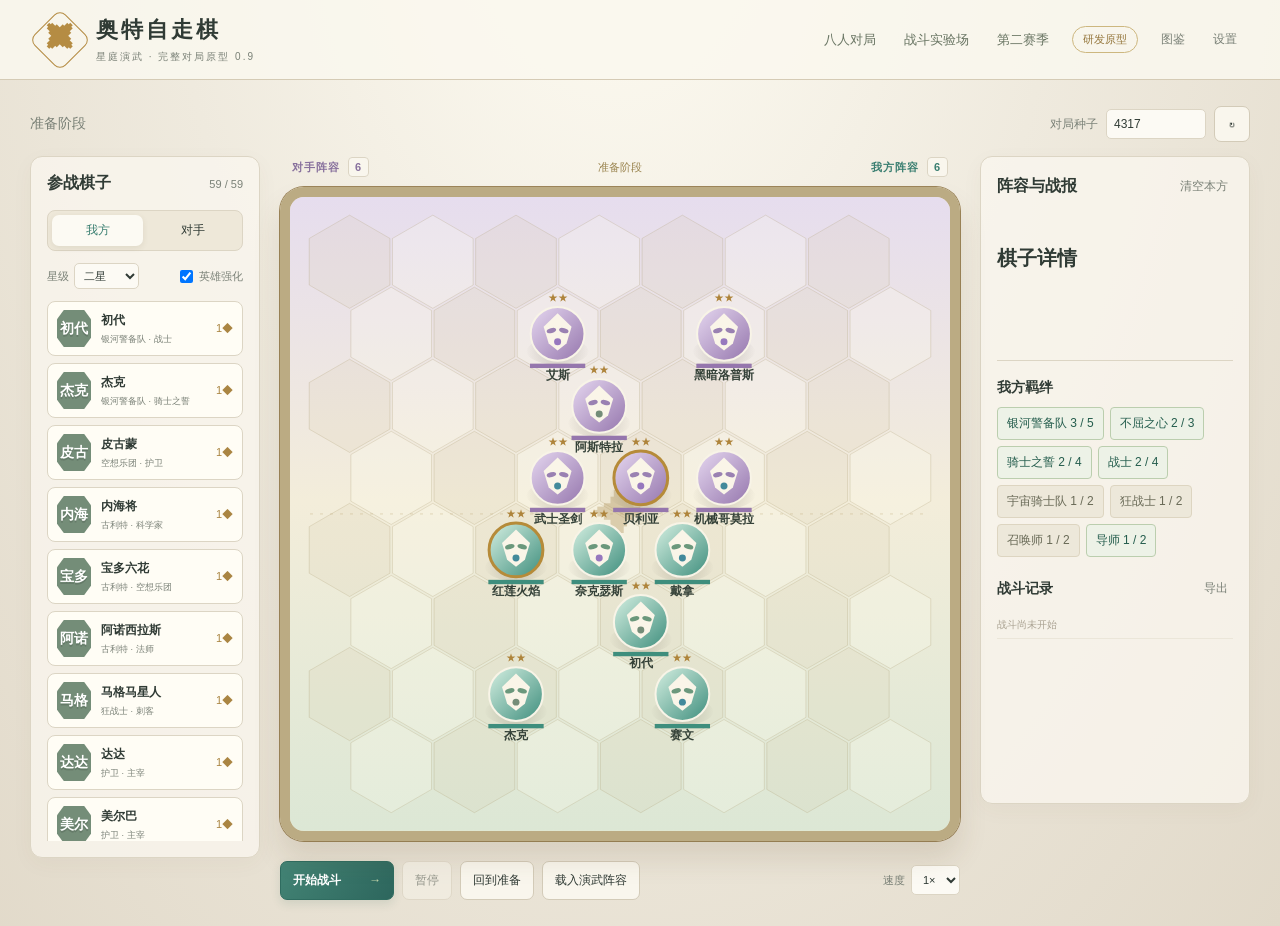
<file: index.html>
<!doctype html>
<html lang="zh-CN"><head><meta charset="UTF-8"><meta name="viewport" content="width=device-width,initial-scale=1"><meta name="theme-color" content="#e9e2d4"><title>奥特自走棋 · 星庭演武</title><link rel="stylesheet" href="./styles.css"><link rel="stylesheet" href="./match.css"><link rel="stylesheet" href="./information.css"><link rel="stylesheet" href="./play-ui.css"></head>
<body>
<header class="topbar"><a class="brand" href="./"><span class="brand-mark">✦</span><span>奥特自走棋<small>星庭演武 · 完整对局原型 0.9</small></span></a><div class="header-right"><a class="text-btn mode-link" href="?mode=match">八人对局</a><a class="text-btn mode-link" href="./">战斗实验场</a><a class="text-btn mode-link" href="./season2/">第二赛季</a><span class="prototype">研发原型</span><button id="catalog-open" class="text-btn">设计图鉴 · 59</button><button id="settings-open" class="text-btn">设置</button></div></header>
<main>
 <section class="commandbar"><div><h1 hidden>奥特自走棋</h1><p id="status">准备阶段</p></div><div class="seed-control"><label for="seed">对局种子</label><input id="seed" type="number" min="0" max="4294967295" value="4317"><button id="random-seed" title="换一个种子" aria-label="随机种子">↻</button></div></section>
 <div class="workspace">
  <aside class="roster-panel panel"><div class="panel-head"><h2>参战棋子</h2><span id="unit-count"></span></div><div class="tabs" role="tablist"><button id="player-tab" class="selected" role="tab" aria-selected="true">我方</button><button id="enemy-tab" role="tab" aria-selected="false">对手</button></div><div class="roster-controls"><label>星级<select id="star"><option value="1">一星</option><option value="2" selected>二星</option><option value="3">三星</option></select></label><label class="check"><input id="hero" type="checkbox" checked> 英雄强化</label></div><div id="roster" class="roster"></div><p class="panel-foot" hidden></p></aside>
  <section class="arena-wrap"><div class="arena-top"><span class="team-label enemy">对手阵容 <b id="enemy-size">0</b></span><span id="battle-clock">准备阶段</span><span class="team-label player">我方阵容 <b id="player-size">0</b></span></div><div class="arena-shell"><canvas id="arena" role="img" aria-label="七列八排六边形棋盘，可点击布置棋子"></canvas><div id="selection-tip" class="selection-tip" hidden></div><div class="arena-seal" aria-hidden="true">✦</div></div><div class="battle-controls"><button id="start" class="primary">开始战斗 <span>→</span></button><button id="pause" disabled>暂停</button><button id="reset">回到准备</button><button id="preset">载入演武阵容</button><label>速度<select id="speed"><option value="1">1×</option><option value="2">2×</option><option value="4">4×</option></select></label></div><div class="scope-note" hidden></div></section>
  <aside class="detail-panel panel"><div class="panel-head"><h2>阵容与战报</h2><button id="clear-side" class="text-btn">清空本方</button></div><div id="unit-detail" class="unit-detail"><h3>棋子详情</h3></div><div class="trait-heading"><h3>我方羁绊</h3></div><div id="traits" class="traits"></div><div class="log-heading"><h3>战斗记录</h3><button id="export" class="text-btn">导出</button></div><div id="log" class="log" aria-live="off"><p class="empty">战斗尚未开始</p></div></aside>
 </div>
</main>
<dialog id="result"><div class="dialog-inner"><span class="eyebrow">COMBAT COMPLETE</span><div id="result-symbol" class="result-symbol">✦</div><h2 id="result-title"></h2><p id="result-description"></p><div id="damage-list"></div><div class="dialog-actions"><button id="replay" class="primary">同种子重放</button><button id="return" autofocus>回到准备</button></div></div></dialog>
<dialog id="catalog"><div class="dialog-inner catalog-inner"><div class="panel-head"><h2>图鉴</h2><button data-close="catalog">关闭</button></div><input id="catalog-search" type="search" placeholder="搜索棋子、装备或羁绊" aria-label="搜索棋子、装备或羁绊"><div id="catalog-list"></div></div></dialog>
<dialog id="settings"><div class="dialog-inner"><div class="panel-head"><h2>声音与显示</h2><button data-close="settings">关闭</button></div><section class="music-controls"><h3>大厅音乐</h3><div class="music-transport"><button id="music-prev" aria-label="上一首">⏮</button><button id="music-toggle">播放</button><button id="music-next" aria-label="下一首">⏭</button><span id="music-state" role="status">已停止</span></div><label class="setting-row"><span>音乐音量</span><input id="music-volume" type="range" min="0" max="100" value="35"></label></section><label class="setting-row"><span>战斗音效</span><input id="sound" type="checkbox"></label><label class="setting-row"><span>音效音量</span><input id="volume" type="range" min="0" max="100" value="25"></label><label class="setting-row"><span>减少动效</span><input id="reduced" type="checkbox"></label></div></dialog>
<div id="toast" class="toast" role="status" hidden></div>
<script type="module" src="./app.mjs"></script>
</body></html>
</file>
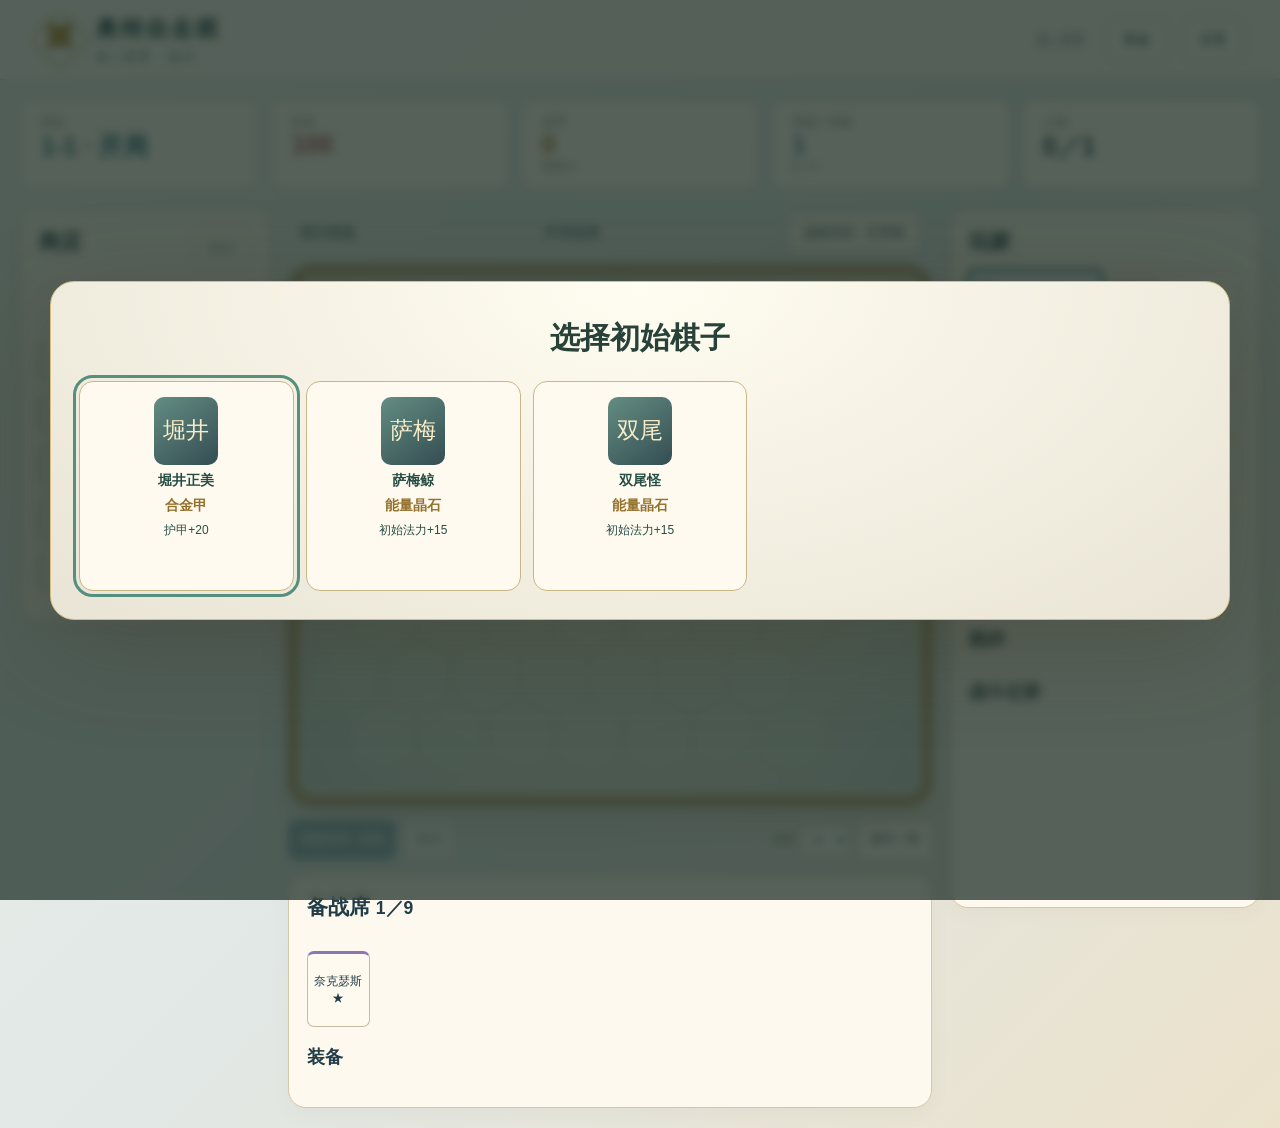
<file: season2/index.html>
<!doctype html><html lang="zh-CN"><head><meta charset="utf-8"><meta name="viewport" content="width=device-width,initial-scale=1"><base href="../"><title>奥特自走棋 · 第二赛季</title><link rel="stylesheet" href="styles.css"><link rel="stylesheet" href="information.css"><link rel="stylesheet" href="season2/season.css"><link rel="stylesheet" href="play-ui.css"></head><body>
<header class="topbar"><a class="brand" href="season2/"><span class="brand-mark">✦</span><span>奥特自走棋<small>第二赛季 · 海洋</small></span></a><div class="header-right"><a class="text-btn" href="?mode=match">第一赛季</a><button id="catalog-open">图鉴</button><button id="settings-open">设置</button></div></header>
<main><div id="hud" class="hud"></div><div id="owned-augments" class="owned-augments" hidden></div><div class="ocean-layout"><aside class="panel shop-panel"><div class="panel-head"><h2>商店</h2><button id="lock">锁定</button></div><div class="shop-controls"><button id="refresh">刷新 · 2金币</button><button id="xp">经验 · 4金币</button></div><div id="shop"></div><div id="systems"></div></aside>
<section><div class="arena-top"><span id="view-label">我方棋盘</span><span id="phase"></span><button id="encounter"></button><button id="own">返回我方</button></div><div class="arena-shell"><canvas id="arena" width="900" height="750" tabindex="0" aria-label="棋盘，选择棋子后点击己方格子部署"></canvas></div><div class="battle-controls"><button id="start" class="primary">准备完毕 · 开战</button><button id="pause">暂停</button><label>速度<select id="speed"><option value="1">1×</option><option value="2">2×</option><option value="4">4×</option></select></label><button id="restart">新开一局</button></div><section class="panel bench-panel"><div class="panel-head"><h2>备战席 <small id="bench-count"></small></h2></div><div id="bench"></div><h3>装备</h3><div id="inventory"></div><div id="inventory-info"></div></section></section>
<aside class="panel"><h2>玩家</h2><div id="players"></div><section id="detail"></section><h3>羁绊</h3><div id="traits"></div><h3>战斗记录</h3><div id="log" class="log"></div></aside></div></main>
<dialog id="choice"><div class="dialog-inner"><div class="panel-head"><h2 id="choice-title"></h2></div><div id="choice-list" class="choices"></div></div></dialog>
<dialog id="reference"><div class="dialog-inner catalog-inner"><div class="panel-head"><h2>图鉴</h2><button data-close="reference">关闭</button></div><div class="tabs"><button data-tab="棋子">棋子</button><button data-tab="装备">装备</button><button data-tab="羁绊">羁绊</button><button data-tab="强化">强化</button></div><input id="search" type="search" placeholder="搜索"><div id="reference-list"></div></div></dialog>
<dialog id="info"><div class="dialog-inner"><div class="panel-head"><h2 id="info-title"></h2><button data-close="info">关闭</button></div><div id="info-body"></div></div></dialog>
<dialog id="result"><div class="dialog-inner"><h2 id="result-title"></h2><div id="result-body"></div><button id="next" class="primary">继续</button><button id="return-board">返回棋盘</button></div></dialog>
<dialog id="settings"><div class="dialog-inner"><div class="panel-head"><h2>声音与显示</h2><button data-close="settings">关闭</button></div><h3>音乐</h3><div class="music-transport"><button id="music-prev" aria-label="上一首">⏮</button><button id="music-toggle">播放</button><button id="music-next" aria-label="下一首">⏭</button><span id="music-state">已停止</span></div><label class="setting-row">音乐音量<input id="music-volume" type="range" min="0" max="100" value="35"></label><label class="setting-row">战斗音效<input id="sound" type="checkbox" checked></label><label class="setting-row">音效音量<input id="volume" type="range" min="0" max="100" value="45"></label><label class="setting-row">减少动效<input id="reduced" type="checkbox"></label></div></dialog>
<div id="toast" class="toast" role="status" hidden></div><script type="module" src="season2/app.mjs"></script></body></html>
</file>
<file: styles.css>
:root{color-scheme:light;--ink:#303b35;--muted:#7a8177;--paper:#f8f5ec;--gold:#b58c43;--green:#397e70;--purple:#88719d;--line:#dcd5c4}*{box-sizing:border-box}body{margin:0;background:radial-gradient(ellipse at 48% -20%,#fffdf4 0,#efeade 48%,#e1d9c9 100%);color:var(--ink);font-family:"Microsoft YaHei","PingFang SC",sans-serif;font-size:14px;min-height:100vh}button,input,select{font:inherit}button{cursor:pointer;border:1px solid #d3cbb8;border-radius:7px;background:#f9f6ed;color:var(--ink);padding:10px 14px;transition:background .15s,transform .15s}button:hover:not(:disabled){background:#fffaf0;transform:translateY(-1px)}button:focus-visible,input:focus-visible,select:focus-visible{outline:3px solid #548f80;outline-offset:3px}button:disabled{opacity:.45;cursor:default}input,select{border:1px solid var(--line);background:#fcfaf4;color:var(--ink);padding:7px;border-radius:5px}h1,h2,h3,p{margin:0}h2{font-size:16px}h3{font-size:14px}.topbar{height:80px;border-bottom:1px solid #d5cbb5;background:#fbf8efd9;display:flex;align-items:center;justify-content:space-between;padding:0 38px}.brand{display:flex;align-items:center;gap:14px;color:var(--ink);text-decoration:none;font-size:22px;font-weight:700;letter-spacing:3px}.brand-mark{font-size:34px;color:var(--gold);border:1px solid var(--gold);width:44px;height:44px;display:grid;place-items:center;transform:rotate(45deg);border-radius:8px}.brand small{display:block;font-size:10px;letter-spacing:2px;font-weight:400;color:var(--muted);margin-top:5px}.header-right{display:flex;align-items:center;gap:18px}.prototype{font-size:11px;color:#95773d;border:1px solid #cdb77f;padding:5px 10px;border-radius:20px}.text-btn{border:0;background:none;padding:5px;font-size:12px;color:var(--muted)}main{max-width:1650px;margin:auto;padding:26px 30px}.commandbar{display:flex;justify-content:space-between;align-items:center;margin-bottom:24px}.eyebrow{font-size:10px;font-weight:600;letter-spacing:2px;color:#a28a58}h1{font-size:27px;letter-spacing:1px;margin:8px 0 8px;font-family:Georgia,"Microsoft YaHei",serif}.commandbar p{color:var(--muted);font-size:12px}.seed-control{display:flex;align-items:center;gap:8px;color:var(--muted);font-size:12px}.seed-control input{width:100px}.workspace{display:grid;grid-template-columns:230px minmax(450px,1fr) 270px;gap:20px;align-items:start}.panel{border:1px solid var(--line);background:#faf7efc9;box-shadow:0 6px 22px #6b57360a;border-radius:12px;padding:16px}.panel-head{display:flex;align-items:center;justify-content:space-between;gap:8px;margin-bottom:16px}.panel-head>span{font-size:11px;color:var(--muted)}.tabs{display:flex;padding:4px;border:1px solid var(--line);border-radius:8px;background:#eee8d9;gap:4px}.tabs button{flex:1;border:0;background:none;padding:7px;font-size:12px}.tabs .selected{background:#fcfaf3;box-shadow:0 2px 6px #4d452217;color:var(--green)}.roster-controls{display:flex;align-items:center;justify-content:space-between;gap:8px;margin:12px 0;font-size:11px;color:var(--muted)}.roster-controls label:first-child{display:flex;align-items:center;gap:5px}.roster-controls select{padding:5px;width:65px}.check{display:flex;align-items:center;gap:3px}.roster{display:flex;flex-direction:column;gap:7px;max-height:540px;overflow:auto}.unit-card{position:relative;display:flex;gap:10px;text-align:left;align-items:center;padding:9px;border:1px solid var(--line);background:#fffdf5;border-radius:8px;min-height:55px}.unit-card.active{border-color:var(--green);background:#eaf1e7;box-shadow:inset 3px 0 var(--green)}.portrait{background:var(--unit-color,#638875);color:#fff;min-width:34px;height:37px;clip-path:polygon(20% 0,80% 0,100% 25%,100% 75%,80% 100%,20% 100%,0 75%,0 25%);display:grid;place-items:center;font-weight:bold;font-size:14px;text-shadow:0 2px #0002}.unit-card b{font-size:12px}.unit-card small{display:block;font-size:9px;color:var(--muted);margin-top:4px}.cost{margin-left:auto;color:#aa8542;font-size:11px}.panel-foot{font-size:10px;color:var(--muted);line-height:1.7;margin-top:13px}.arena-top{display:flex;justify-content:space-between;align-items:center;padding:4px 12px 12px;font-size:11px}.team-label{font-weight:600;letter-spacing:1px}.team-label.player{color:var(--green)}.team-label.enemy{color:var(--purple)}.team-label b{padding:3px 6px;background:#f9f6ed;border:1px solid var(--line);border-radius:4px;margin-left:4px}#battle-clock{color:#9a844f;font-variant-numeric:tabular-nums}.arena-shell{position:relative;border:10px solid #bbab83;border-radius:24px;background:radial-gradient(ellipse at 50% 45%,#fffdf2,#e7ddc5);box-shadow:0 18px 28px #59492821,inset 0 0 0 2px #eee7c9,0 0 0 1px #9c8559;overflow:hidden;aspect-ratio:1.04;min-height:450px}#arena{display:block;width:100%;height:100%;position:relative;z-index:2;touch-action:none}.arena-seal{position:absolute;bottom:8px;left:calc(50% - 12px);color:#aa9254;font-size:24px;opacity:.45;pointer-events:none}.selection-tip{position:absolute;top:12px;left:50%;transform:translateX(-50%);padding:7px 16px;border:1px solid #c6b380;border-radius:20px;background:#fffff0e8;color:#69806c;font-size:11px;white-space:nowrap;pointer-events:none;z-index:3}.battle-controls{display:flex;gap:8px;align-items:center;margin-top:20px;flex-wrap:wrap}.battle-controls button{font-size:12px;padding:10px 12px}.primary{background:linear-gradient(125deg,#438475,#2d665d);color:#fff;border-color:#2f6c60;box-shadow:0 4px 10px #28635320;font-weight:600}.primary:hover:not(:disabled){background:#4d9180}.primary span{margin-left:25px;color:#c6d7ab}.battle-controls label{margin-left:auto;display:flex;gap:6px;align-items:center;font-size:11px;color:var(--muted)}.scope-note{font-size:10px;color:#908976;line-height:1.6;margin-top:15px}.unit-detail{border-bottom:1px solid var(--line);padding:0 0 16px;min-height:145px}.unit-detail h3{font-size:20px;margin:9px 0}.unit-detail p{font-size:11px;line-height:1.8;color:var(--muted)}.stat-grid{display:grid;grid-template-columns:repeat(3,1fr);gap:7px;margin:12px 0}.stat-grid div{font-size:10px;color:var(--muted)}.stat-grid b{display:block;color:var(--ink);font-size:13px;margin-top:3px}.hero-skill{padding:10px;background:#efe6cf;border-left:2px solid var(--gold);border-radius:0 6px 6px 0;font-size:10px!important;color:#8c6c2d!important;margin-top:12px!important}.trait-heading,.log-heading{display:flex;justify-content:space-between;align-items:center;margin:18px 0 10px}.traits{display:flex;flex-wrap:wrap;gap:6px}.trait-chip{padding:5px 7px;background:#ede8da;border:1px solid #ddd5c1;border-radius:4px;font-size:10px;color:#8a8374}.trait-chip.on{background:#edf2e7;color:#4a7b66;border-color:#bbceae}.trait-chip.pending{border-style:dashed}.log{height:175px;overflow:auto;font-size:10px;line-height:1.8;color:var(--muted)}.log p{padding:4px 0;border-bottom:1px solid #ebe6d9}.log strong{color:#547c6f}.empty{color:#aaa292}dialog{border:1px solid #c6b78f;border-radius:16px;padding:0;box-shadow:0 24px 100px #3c34214d;background:var(--paper);color:var(--ink);max-width:min(92vw,600px)}dialog::backdrop{background:#31362d70;backdrop-filter:blur(5px)}.dialog-inner{padding:30px;min-width:340px}.dialog-inner>p{color:var(--muted);font-size:12px;line-height:1.8;margin:12px 0}.result-symbol{font-size:48px;text-align:center;color:var(--gold);margin:10px}.dialog-inner>h2{text-align:center;font-size:28px}.dialog-actions{display:flex;gap:12px;margin-top:24px;justify-content:center}.damage-row{display:flex;align-items:center;gap:12px;font-size:11px;margin:8px 0}.damage-row>span{width:75px}.damage-bar{height:5px;flex:1;background:#e4ddce;border-radius:4px;overflow:hidden}.damage-bar i{display:block;height:100%;background:#5b9279}.catalog-inner{width:min(680px,86vw)}#catalog{max-width:760px}#catalog-list{max-height:55vh;overflow:auto;margin-top:15px}#catalog-list article{padding:12px 0;border-top:1px solid var(--line);font-size:11px}#catalog-list b{font-size:13px}#catalog-list small{color:var(--muted);margin-left:10px}#catalog-list p{color:var(--muted);margin-top:5px;line-height:1.8}.setting-row{display:flex;align-items:center;justify-content:space-between;margin:22px 0}.toast{position:fixed;bottom:25px;left:50%;transform:translateX(-50%);background:#3b5e50;color:#fff;padding:12px 22px;border-radius:8px;z-index:10;font-size:12px}*[hidden]{display:none!important}@media(max-width:1200px){.workspace{grid-template-columns:195px minmax(380px,1fr) 235px;gap:12px}main{padding:20px 16px}.topbar{padding:0 22px}.panel{padding:12px}.arena-shell{min-height:380px}}@media(max-width:950px){.workspace{grid-template-columns:170px 1fr}.detail-panel{grid-column:1/-1;display:grid;grid-template-columns:1fr 1fr;gap:10px 20px}.detail-panel .panel-head{grid-column:1/-1}.unit-detail{grid-row:2/5}.commandbar h1{font-size:22px}.arena-shell{min-height:350px}.header-right{gap:8px}.roster{max-height:510px}}@media(max-width:620px){.topbar{height:66px;padding:0 14px}.brand{font-size:16px;letter-spacing:1px}.brand-mark{width:30px;height:30px;font-size:24px}.prototype{display:none}main{padding:16px 10px}.commandbar{align-items:flex-start;gap:10px}.commandbar h1{font-size:19px}.eyebrow{font-size:8px;letter-spacing:1px}.seed-control{flex-wrap:wrap;width:95px}.seed-control input{width:65px}.seed-control button{padding:5px}.workspace{display:flex;flex-direction:column}.roster-panel,.arena-wrap,.detail-panel{width:100%}.roster-panel{order:2}.arena-wrap{order:1}.detail-panel{order:3;display:block}.roster{display:grid;grid-template-columns:1fr 1fr;max-height:260px}.roster-controls{justify-content:flex-start;gap:20px}.arena-shell{min-height:0;aspect-ratio:.95}.battle-controls button{padding:8px}.panel-foot{display:none}.scope-note{font-size:9px}.topbar .text-btn{font-size:10px}.log{height:130px}}@media(prefers-reduced-motion:reduce){button{transition:none}}

.owned-augments{display:flex;gap:6px;flex-wrap:wrap;margin:8px 0}.owned-augments button{font-size:12px}.augment-options{display:grid;grid-template-columns:repeat(3,minmax(0,1fr));gap:16px}.augment-option{background:#fffdf7;color:#273831;border:1px solid #d6d3c8;border-top:4px solid var(--augment-accent);border-radius:14px;padding:24px;display:flex;flex-direction:column;min-width:0;min-height:310px;box-shadow:0 8px 20px #4438230a}.augment-option p{color:#41524a;font-size:16px;line-height:1.85;max-height:260px;overflow:auto;white-space:pre-wrap;overflow-wrap:anywhere;margin:20px 0 28px;padding-right:6px;scrollbar-width:thin}#augment-panel{--augment-accent:#859597;--augment-soft:#eaf0ef;width:1050px;max-width:calc(100vw - 32px);max-height:calc(100dvh - 32px);overflow:auto;border:1px solid #d0c5ac;border-radius:20px;background:#f7f3e8;color:#273831}@media(max-width:700px){.augment-options{grid-template-columns:1fr}.augment-option p{max-height:none}}

#loot-result:not(:empty){margin:16px 0;padding:14px 18px;border:1px solid #c9aa68;border-radius:12px;background:#f5ebd1;color:#67542e}#loot-result h3{margin:0 0 6px}#loot-result p{margin:0}

.standing.viewing{outline:2px solid #ac8a45;outline-offset:-2px}

/* Reinforcement choice: readable paper cards, independent of generic dark panels. */
#augment-panel[data-tier="金"]{--augment-accent:#a67b27;--augment-soft:#f6edcf}
#augment-panel[data-tier="彩"]{--augment-accent:#8873ab;--augment-soft:#eee6f6}
#augment-panel .dialog-inner{min-width:0;padding:32px}
#augment-panel .dialog-inner>h2{font-size:26px;line-height:1.35;margin:0 0 26px;letter-spacing:1px}
#augment-panel .augment-options{grid-template-columns:repeat(3,minmax(0,1fr));gap:20px;align-items:stretch}
.augment-heading{display:flex;flex-direction:column;gap:18px}
.augment-heading h3{color:#273831;font-size:21px;line-height:1.4;font-weight:700;overflow-wrap:anywhere}
.augment-symbol{display:grid;place-items:center;width:52px;height:58px;background:var(--augment-soft);color:var(--augment-accent);font-size:30px;clip-path:polygon(50% 0,100% 25%,100% 75%,50% 100%,0 75%,0 25%)}
.augment-actions{display:flex;gap:10px;align-items:stretch;margin-top:auto;flex-wrap:wrap}
#augment-panel .augment-actions button{font-size:14px;line-height:1.4;padding:12px 14px;min-height:44px;flex:1;white-space:nowrap;border-radius:8px}
#augment-panel .augment-select{background:#326657;border:1px solid #326657;color:#fff;font-weight:700}
#augment-panel .augment-select:hover:not(:disabled){background:#244e42;border-color:#244e42}
#augment-panel .text-btn{background:#fffdf7;color:#49584d;border:1px solid #bfc5b9}
#augment-panel .text-btn:hover:not(:disabled){background:#eeeadd}
#augment-panel .text-btn:disabled{background:#e9e6dc;color:#64695e;border-color:#d3d1c7;opacity:1}
#augment-panel .augment-description:focus-visible{outline:2px solid #548f80;outline-offset:5px;border-radius:3px}
@media(max-width:760px){#augment-panel .dialog-inner{padding:22px}#augment-panel .dialog-inner>h2{font-size:23px;margin-bottom:20px}#augment-panel .augment-options{grid-template-columns:1fr;gap:16px}#augment-panel .augment-option{min-height:0;padding:20px}#augment-panel .augment-heading{flex-direction:row;align-items:center;gap:14px}#augment-panel .augment-heading h3{font-size:20px}#augment-panel .augment-symbol{width:40px;height:46px;flex-shrink:0;font-size:24px}#augment-panel .augment-description{max-height:none;margin:16px 0 20px}#augment-panel .augment-actions{flex-wrap:nowrap}}
</file>
<file: match.css>
[hidden]{display:none!important}.mode-link{font-size:13px;text-decoration:none;color:#697563}.match-hud{display:flex;gap:20px;align-items:center;justify-content:space-between;padding:15px 22px;margin:0 0 20px}.match-hud small{display:block;font-size:11px;color:#827a67;margin-bottom:5px}.match-hud b{font-size:19px;color:#3d685b}.match-hud em{font-size:11px;font-style:normal;color:#8b826b}.shop-actions{display:grid;grid-template-columns:1fr 1fr;gap:7px;padding:12px 0}.shop-actions button{font-size:12px;padding:9px 6px}.shop-actions #match-xp{grid-column:1/-1}.shop-empty{height:73px;display:grid;place-items:center;border:1px dashed #d9d0bd;border-radius:9px;color:#a69b83;margin:6px 0}.bench-panel{margin-top:16px;padding:15px}.bench-panel h2 span{font-size:12px;font-weight:400;color:#8b8068}.bench-slots{display:grid;grid-template-columns:repeat(9,1fr);gap:5px;margin:12px 0}.bench-unit,.empty-slot{min-width:0;min-height:72px;display:flex;flex-direction:column;align-items:center;justify-content:center;padding:4px;border:1px solid #d4c8ad;border-radius:8px;background:#faf7ee;font-size:11px;color:#46695c}.bench-unit small{color:#b08c43}.bench-unit.selected{background:#dceadd;border-color:#578a71;box-shadow:0 0 0 2px #578a7133}.empty-slot{color:#c5b995;background:#e6dfd22a;border-style:dashed}.bench-panel details{font-size:12px;color:#877c66}.bench-panel details p{line-height:1.9}.standings{display:grid;grid-template-columns:1fr 1fr;gap:5px;padding:0 0 16px;margin-bottom:12px;border-bottom:1px solid #ddd4bf}.standing{font-size:11px;display:flex;flex-direction:column;gap:4px;text-align:left;padding:8px;border-radius:7px}.standing span{font-size:10px;color:#8c816e}.standing.self{background:#dbe9d9}.standing.out{opacity:.48}.unit-actions{display:flex;gap:6px;margin-top:12px}.unit-actions button{font-size:12px;padding:8px}.match-mode .roster{max-height:none}.match-mode .roster-panel .panel-foot{margin-top:18px}.match-mode .unit-detail{min-height:160px}.match-mode .arena-wrap .battle-controls{flex-wrap:wrap}.match-mode .commandbar{margin-bottom:16px}.match-mode #match-pending{color:#9e7457;font-size:12px;margin-bottom:8px}@media(max-width:720px){.match-hud{display:grid;grid-template-columns:repeat(3,1fr);gap:12px;padding:13px}.bench-slots{grid-template-columns:repeat(5,1fr)}.header-right{gap:5px}.mode-link{font-size:11px}.match-mode .bench-panel{padding:12px}}@media(max-width:420px){.match-hud b{font-size:16px}.mode-link{padding:4px}.match-hud em{display:block}}
.inventory-items{display:flex;gap:5px;flex-wrap:wrap;margin:9px 0}.inventory-item{font-size:11px;padding:6px;border:1px solid #d0c19b}.inventory-item.selected{background:#dce8d6;border-color:#629575}.equipped-list{font-size:12px;line-height:1.8;color:#8b7148}
.trait-workshop{margin:14px 0;padding:12px;border:1px solid var(--line);border-radius:8px;background:#f6f0e2}.workshop-heading{font-size:12px;font-weight:600;margin:12px 0 7px;color:var(--green)}#trait-workshop button{font-size:11px;padding:7px;margin:3px}#trait-workshop .selected{background:#dceadc;border-color:var(--green)}#trait-workshop small{color:var(--muted);font-size:11px;line-height:1.7}
.trait-actions{display:flex;gap:8px;justify-content:flex-end;margin:0 0 10px}.trait-actions:empty{display:none}.trait-actions button{font-size:12px;padding:7px 12px;background:#faf4e6;border-color:#bdab83}.knight-token{background:linear-gradient(135deg,#fff7cf,#e1ecd9);border-color:#b89953;color:#55755b;cursor:grab}.knight-token:active{cursor:grabbing}.character-progress{font-size:12px;color:#82724e}.evolution-label{color:#3c8062;font-size:13px;font-weight:600}#science-content,#empire-content{display:flex;flex-wrap:wrap;gap:8px;margin-top:18px}#science-content .selected{background:#dceadc;border-color:#578a71}#empire-content .shop-empty{flex:1}
</file>
<file: information.css>
.commandbar{margin-bottom:14px}.commandbar p{font-size:14px}.unit-detail p,.reference-inner p,#catalog-list p{font-size:14px;line-height:1.9;color:#3e493f;white-space:normal}.unit-detail h4,.reference-inner h4,.skill-section h4{margin:18px 0 7px;font-size:14px;color:#315f58}.unit-detail .stat-grid{gap:14px 9px}.unit-detail .stat-grid div{font-size:12px}.unit-detail .stat-grid b{font-size:16px}.skill-section{margin:14px 0}.skill-section h4{border-left:3px solid #779989;padding-left:8px}.skill-section .five-star{color:#936d2c;border-color:#b8944b}.hero-skill{font-size:14px!important;color:#72542a!important}.item-info-link{font-size:13px;padding:7px 9px;margin:3px 4px 3px 0;color:#3b635a;background:#f0efe3;border-color:#c6ccb9}.equipped-list{margin-top:14px!important}.equipped-list .item-info-link{display:inline-block}.trait-chip{font-size:12px;color:#696a57;padding:7px 9px}.trait-chip.on{color:#245d4d}.catalog-tabs{display:flex;gap:8px;margin:14px 0}.catalog-tabs button{flex:1;font-size:15px}.catalog-tabs .selected{background:#376f61;color:#fff;border-color:#376f61}#catalog .panel-head h2{font-size:23px}#catalog-search{width:100%;font-size:15px;padding:11px}.catalog-entry{display:flex;justify-content:space-between;align-items:center;width:100%;gap:12px;border:0;background:#ececde;padding:12px;text-align:left}.catalog-entry b{font-size:16px!important}.catalog-entry small{font-size:12px;color:#676b5c!important}#catalog-list article{padding:15px 0}.reference-inner{width:min(700px,86vw);min-width:0;max-height:85vh;overflow:auto}.reference-inner .panel-head{position:sticky;top:-30px;background:var(--paper);padding:10px 0;z-index:1}.reference-inner .panel-head h2{font-size:24px;text-align:left}.reference-type{color:#837044;font-size:13px}.recipe{display:flex;gap:10px;flex-wrap:wrap;align-items:center}.recipe-row{padding:9px 0;border-bottom:1px solid #e1dbc9;display:flex;align-items:center;gap:4px;flex-wrap:wrap}.trait-level{display:flex;gap:12px;padding:12px 14px;background:#eeeadf;border:1px solid #ded6c2;border-radius:7px;margin:8px 0}.trait-level b{font-size:17px;min-width:35px;color:#82714c}.trait-level.active{background:#e2ecdd;border-color:#9eb897}.trait-level.active b{color:#2a634f}.trait-members{display:grid;grid-template-columns:repeat(3,minmax(0,1fr));gap:8px}.trait-members button{text-align:left;display:flex;justify-content:space-between;gap:6px;align-items:center}.trait-members span{font-size:11px;color:#8d7143}.match-hud{gap:0;padding:0;overflow:hidden;grid-template-columns:1.6fr repeat(5,1fr)}.match-hud>div{padding:17px 18px;border-left:1px solid #e1d9c7;border-top:3px solid var(--hud-color);background:var(--hud-bg);min-width:0}.match-hud>div:first-child{border-left:0}.match-hud small{font-size:12px;color:#6b695f;display:block;margin-bottom:6px}.match-hud b{color:var(--hud-color);font-size:23px}.match-hud em{display:block;color:#847a63;font-size:12px;margin-top:5px;font-style:normal}.hud-round{--hud-color:#496273;--hud-bg:#eaf0ef}.hud-health{--hud-color:#a6524b;--hud-bg:#f4e9e2}.hud-gold{--hud-color:#9b7427;--hud-bg:#f5efdc}.hud-xp{--hud-color:#685a90;--hud-bg:#efebf5}.hud-population{--hud-color:#347f69;--hud-bg:#e5eee4}.hud-streak{--hud-color:#a36f38;--hud-bg:#f4ecdf}@media(max-width:1000px){.match-hud{grid-template-columns:repeat(3,1fr)}.match-hud>div{padding:13px}.trait-members{grid-template-columns:repeat(2,1fr)}}@media(max-width:620px){.reference-inner{padding:20px;width:88vw}.reference-inner .panel-head{top:-20px}.match-hud b{font-size:19px}.trait-chip{font-size:13px}.catalog-entry{align-items:flex-start;flex-direction:column}.catalog-entry small{margin:0!important}}
.keyword.magic{color:#8060a0;font-weight:600}.keyword.physical{color:#a16a2b;font-weight:600}.keyword.defense{color:#347d79;font-weight:600}.star-values{font-variant-numeric:tabular-nums}.star-values strong{color:#234c40;background:#dce8d9;border-radius:3px;padding:0 2px}
#reference-detail{max-width:min(94vw,760px);overflow:hidden}.reference-inner{width:min(700px,86vw)}
.match-hud{display:grid} .reference-inner .trait-level p{white-space:pre-line}
.match-hud{align-items:stretch}
.inventory-information{margin:12px 0;padding:14px;background:#eef1e5;border:1px solid #b7c5a7;border-radius:8px;color:#354c3c}.inventory-information p{font-size:14px;line-height:1.8;margin:7px 0}.inventory-information .panel-head{margin:0 0 8px}.inventory-information .inventory-recipe{color:#806736}.inventory-information .primary{margin-top:8px}

.music-controls{padding:16px 0;margin-bottom:12px;border-bottom:1px solid #d7cbb3}.music-controls h3{margin:0 0 14px;color:#354c3c}.music-transport{display:flex;gap:10px;align-items:center;flex-wrap:wrap}.music-transport button{min-width:56px;min-height:44px}.music-transport span{color:#647762;font-size:14px}.feedback-pulse{animation:feedback-pulse .65s ease-out}@keyframes feedback-pulse{0%{box-shadow:0 0 0 1px #c6a053}35%{box-shadow:0 0 26px 3px #dac287aa}100%{box-shadow:0 0 0 0 #dac28700}}@media(prefers-reduced-motion:reduce){.feedback-pulse{animation:none}}

.encounter-inner{text-align:center;max-width:580px;padding:38px}.encounter-inner h2{font-size:32px;margin:14px 0;color:#365d52}.encounter-inner p{font-size:17px;line-height:1.9;color:#494d42;margin:20px 0 28px}.encounter-badge{align-self:flex-start;margin-bottom:12px;border-color:#baa169;color:#755d30;background:#f4eddc}

.armory-option{display:inline-flex;gap:5px;align-items:center;margin:6px 9px 6px 0}.armory-option .text-btn{font-size:13px}

.reference-inner .booster-effect-card{display:block;padding:16px 18px}.booster-effect-card>b{display:block;margin-bottom:9px}.reference-inner .booster-effect-card p{margin:7px 0}.booster-effect-card strong{color:#315f58;margin-right:6px}

.trait-chip.prismatic,.trait-level.prismatic{color:#493573!important;border:2px solid #997ac8;background:linear-gradient(120deg,#eee2fa,#def0f0 46%,#f7edca);box-shadow:0 0 12px #ab86d233}.trait-chip.prismatic::before{content:"✦ ";color:#8b5fbd}.trait-level.prismatic b{color:#7447a3!important}

.special-allies{display:flex;flex-wrap:wrap;gap:8px;margin:12px 0}.special-allies h3{flex-basis:100%;margin:8px 0;font-size:16px}.special-allies button{font-size:13px;padding:8px 10px}
</file>
<file: play-ui.css>
/* Shared shop, inspection and carousel presentation for both seasons. */
.shop-card,.card[data-buy]{position:relative;min-height:106px!important;padding:16px 12px!important;border:1px solid #cfc4ac!important;border-left:5px solid var(--unit-color,var(--cost-color))!important;border-radius:12px!important;background:linear-gradient(115deg,#fffdf5,#f0ecdf)!important;box-shadow:0 4px 12px #40361d0c;gap:12px!important;text-align:left;transition:transform .15s,box-shadow .15s;}
.shop-card:hover:not(:disabled),.card[data-buy]:hover:not(:disabled){transform:translateY(-2px);box-shadow:0 6px 18px #40361d20;border-color:#ad9360!important;}
.shop-card .portrait,.card[data-buy] .portrait{width:52px;height:62px;display:grid;place-items:center;flex-shrink:0;border-radius:8px;clip-path:none!important;background:linear-gradient(140deg,var(--unit-color,var(--cost-color)),#655840);color:#fffdf0;font-size:20px;box-shadow:inset 0 0 0 2px #fff7;}
.shop-card b,.card[data-buy] b{font-size:17px;color:#263e3b;}.shop-card small,.card[data-buy] small{font-size:12px!important;color:#64706a!important;line-height:1.7!important;white-space:normal;}
.shop-card .cost,.card[data-buy] .cost{position:absolute;top:5px;right:8px;background:#f7edce;border-radius:5px;padding:2px 5px;color:#81672f!important;font-size:12px;}.owned-copies{display:block;margin-top:5px;color:#387a68!important;font-weight:700;}
#unit-detail,#detail{padding:20px 0;}.detail-hero{display:flex;gap:14px;align-items:center;margin:0 0 18px;}.detail-emblem{display:grid;place-items:center;flex-shrink:0;width:62px;height:72px;border-radius:10px;background:linear-gradient(145deg,var(--detail-color,#5a998d),#344c4b);color:#fff7df;font-size:22px;font-weight:bold;box-shadow:inset 0 0 0 2px #ffffff50;}.detail-hero h3{margin:4px 0!important;font-size:25px!important;}.detail-hero .eyebrow{font-size:12px;line-height:1.7;letter-spacing:1px;}.detail-stars{color:#b08a3f;font-size:16px;}
#unit-detail .stat-grid,#detail .stat-grid{grid-template-columns:repeat(3,minmax(0,1fr));gap:8px;margin-bottom:22px;}#unit-detail .stat-grid>div,#detail .stat-grid>div{background:#ece9df;border:1px solid #d7cfba;border-radius:8px;padding:10px 8px;font-size:12px;color:#687570;}#unit-detail .stat-grid b,#detail .stat-grid b{font-size:19px;color:#244b47;line-height:1.6;}#unit-detail h4,#detail h4{font-size:16px;color:#9a762f;margin:20px 0 8px;padding-top:14px;border-top:1px solid #d9cfb7;}#unit-detail p,#detail p{color:#425b55;line-height:1.85;font-size:14px;margin:8px 0;}.detail-actions{display:flex;flex-wrap:wrap;gap:6px;margin-top:16px;}#unit-detail button,#detail button{padding:9px 11px;font-size:13px;margin:3px 2px;border-radius:8px;}
.inventory-items button[data-inventory],#inventory button[data-item]{touch-action:none;cursor:grab;user-select:none;}.craft-target{outline:3px solid #d3a94e!important;background:#fff0bd!important;}.craft-preview{position:fixed;width:280px;z-index:99999;pointer-events:none;padding:16px;background:#fff9e9;border:2px solid #b28c3f;box-shadow:0 8px 32px #17282040;border-radius:12px;color:#29463c;}.craft-preview b,.craft-preview small{display:block;}.craft-preview b{font-size:19px;margin:5px 0;}.craft-preview small{color:#916c2b;}.craft-preview p{font-size:13px;line-height:1.6;margin:6px 0;}
.carousel-dialog{width:min(1180px,95vw);max-width:1180px;max-height:94vh;padding:28px;border:1px solid #d2bd83;border-radius:24px;background:radial-gradient(ellipse at top,#fffdf1,#e9e4d5);color:#294239;overflow:auto;}.carousel-dialog::backdrop{background:#192923bb;backdrop-filter:blur(5px);}.carousel-dialog header{text-align:center;}.carousel-dialog h2{margin:8px 0 22px;font-size:30px;}.carousel-dialog header small{color:#947430;letter-spacing:2px;}.carousel-queue{display:grid;grid-template-columns:repeat(8,minmax(0,1fr));gap:6px;margin-bottom:24px;}.carousel-queue>div{padding:12px 7px;background:#f8f5ec;border:1px solid #c9c3af;border-radius:10px;min-height:90px;}.carousel-queue small{display:block;font-size:11px;line-height:1.6;}.carousel-queue .current{border:2px solid #bf933f;box-shadow:0 0 15px #d2aa4650;}.carousel-queue .picked{background:#dfebdf;border-color:#90ac94;}.carousel-offers{display:grid;grid-template-columns:repeat(5,minmax(0,1fr));gap:12px;}.carousel-offer{display:flex;flex-direction:column;align-items:center;gap:7px;min-height:210px;background:#fffaf0;border:1px solid #c8b686;border-radius:14px;padding:15px 10px;color:#264d44;}.carousel-offer:disabled{opacity:1!important;color:#52645d;}.carousel-offer.claimed{background:#e0e5dc;opacity:.55!important;}.carousel-offer:not(:disabled):hover{outline:3px solid #cb9f45;transform:translateY(-3px);}.carousel-portrait{display:grid;place-items:center;width:64px;height:68px;background:linear-gradient(145deg,#638d82,#344d52);color:#f9edc9;border-radius:10px;font-size:23px;}.carousel-offer small{font-size:12px;}.carousel-offer strong{font-size:14px;color:#94702a;}.carousel-finish{display:block;margin:22px auto 0;min-width:200px;padding:14px;}
@media(max-width:850px){.carousel-queue{grid-template-columns:repeat(4,1fr);}.carousel-offers{grid-template-columns:repeat(3,1fr);}.carousel-dialog{padding:16px;}}@media(max-width:520px){.carousel-offers{grid-template-columns:repeat(2,1fr);}.carousel-offer{min-height:190px;}}

.shop-card .portrait,.card[data-buy] .portrait{padding:0!important;white-space:nowrap;}.detail-hero>div{min-width:0;}#unit-detail .stat-grid,#detail .stat-grid{grid-template-columns:repeat(2,minmax(0,1fr));}#unit-detail .stat-grid>div,#detail .stat-grid>div{min-width:0;}#unit-detail .stat-grid b,#detail .stat-grid b{overflow-wrap:anywhere;}

.carousel-flight{position:fixed;z-index:3;pointer-events:none;border:2px solid #c6a057;border-radius:12px;background:#fff4ca;color:#355a4c;padding:12px;font-weight:700;box-shadow:0 6px 22px #293f4350;text-align:center;}

.carousel-offer.claimed{opacity:1!important;background:#e4e9df;border-color:#afbea7;}.carousel-offer.claimed b{color:#526950;}.carousel-offer.claimed small{color:#667461;}.carousel-offer.claimed>span:last-child{color:#356342;font-weight:700;}

.loot-summary{margin:18px 0;padding:16px;border:1px solid #c8b781;border-radius:12px;background:#fff8e6;}.loot-summary h3{margin:0 0 12px;font-size:19px;}.loot-summary h3 small{font-size:12px;margin-left:12px;color:#7a775e;}.loot-orbs{display:flex;flex-wrap:wrap;gap:8px;}.loot-orbs article{padding:10px 12px;border:1px solid #d7cda8;border-left:4px solid var(--loot-color);border-radius:8px;background:#fffdf6;min-width:130px;}.loot-orbs article b{font-size:13px;color:#3b574f;}.loot-summary p{font-size:13px;line-height:1.7;color:#4c665d;margin:8px 0 0;}
</file>
